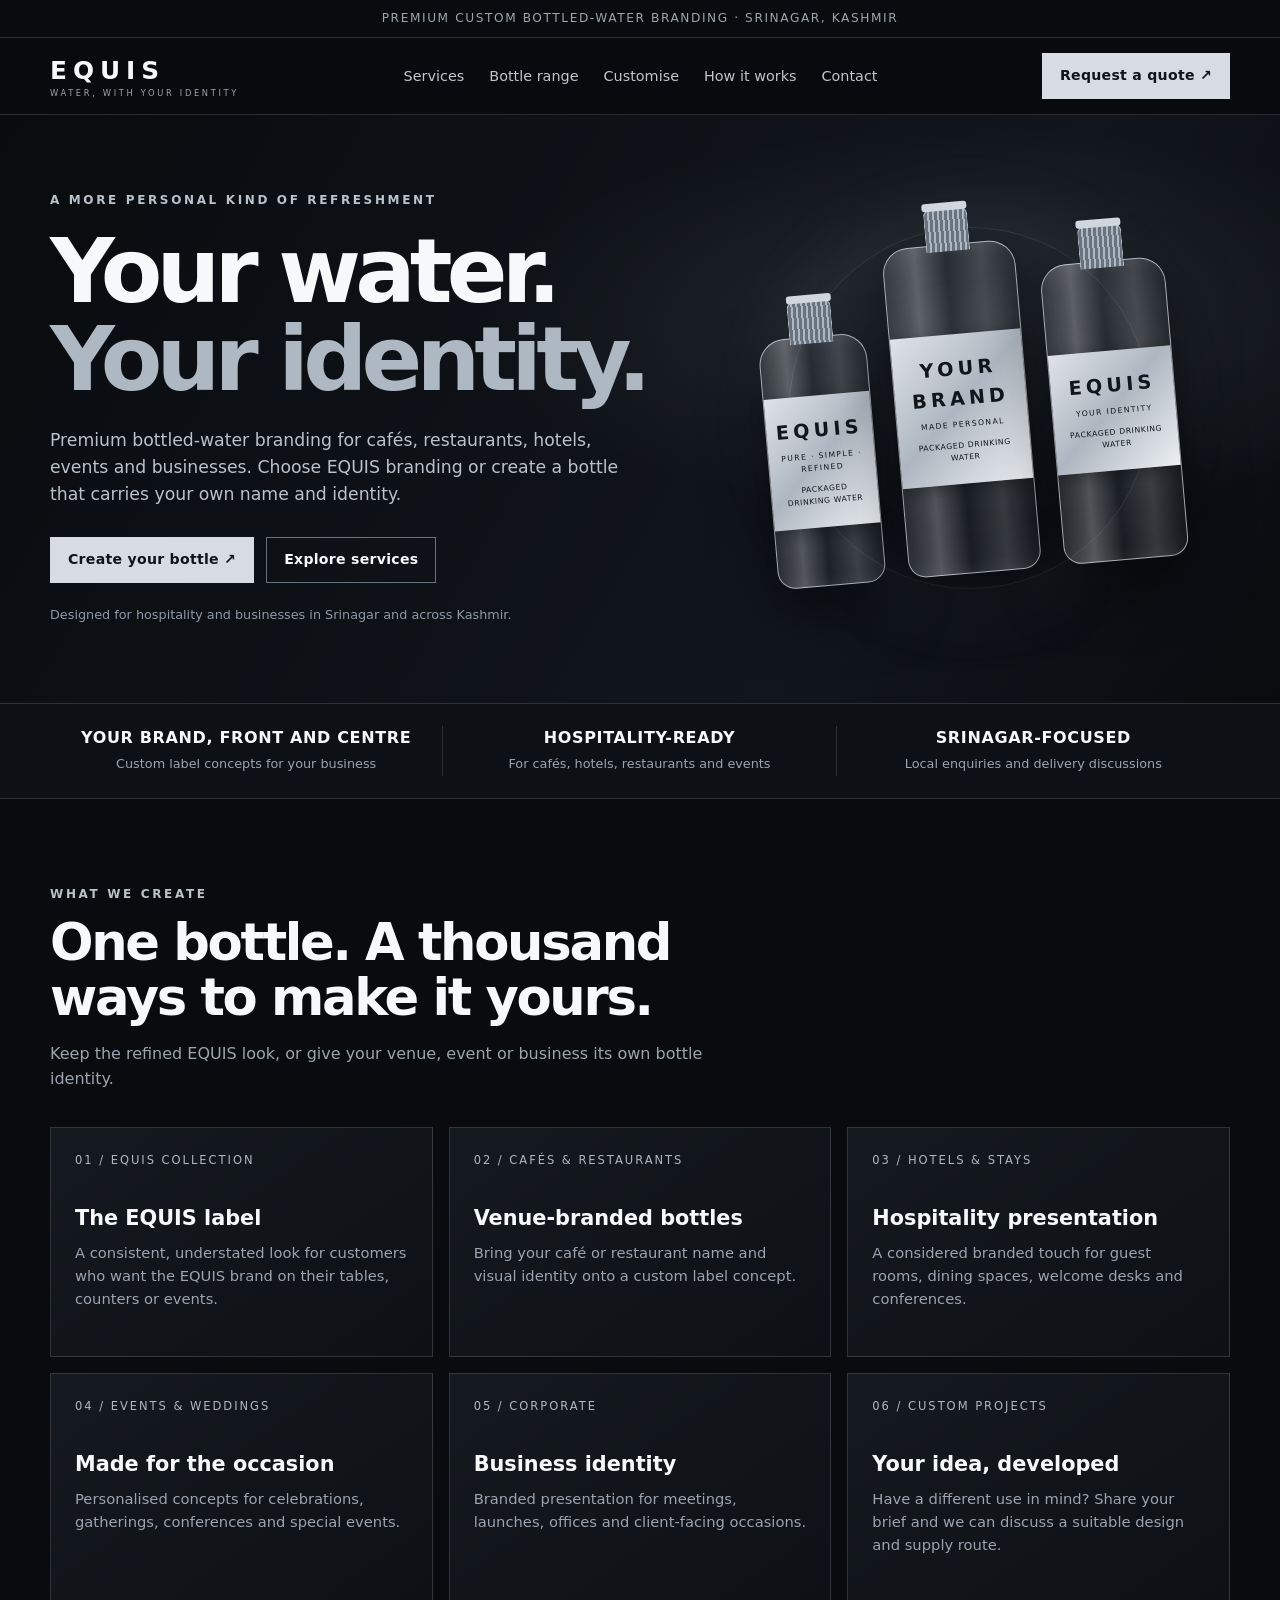
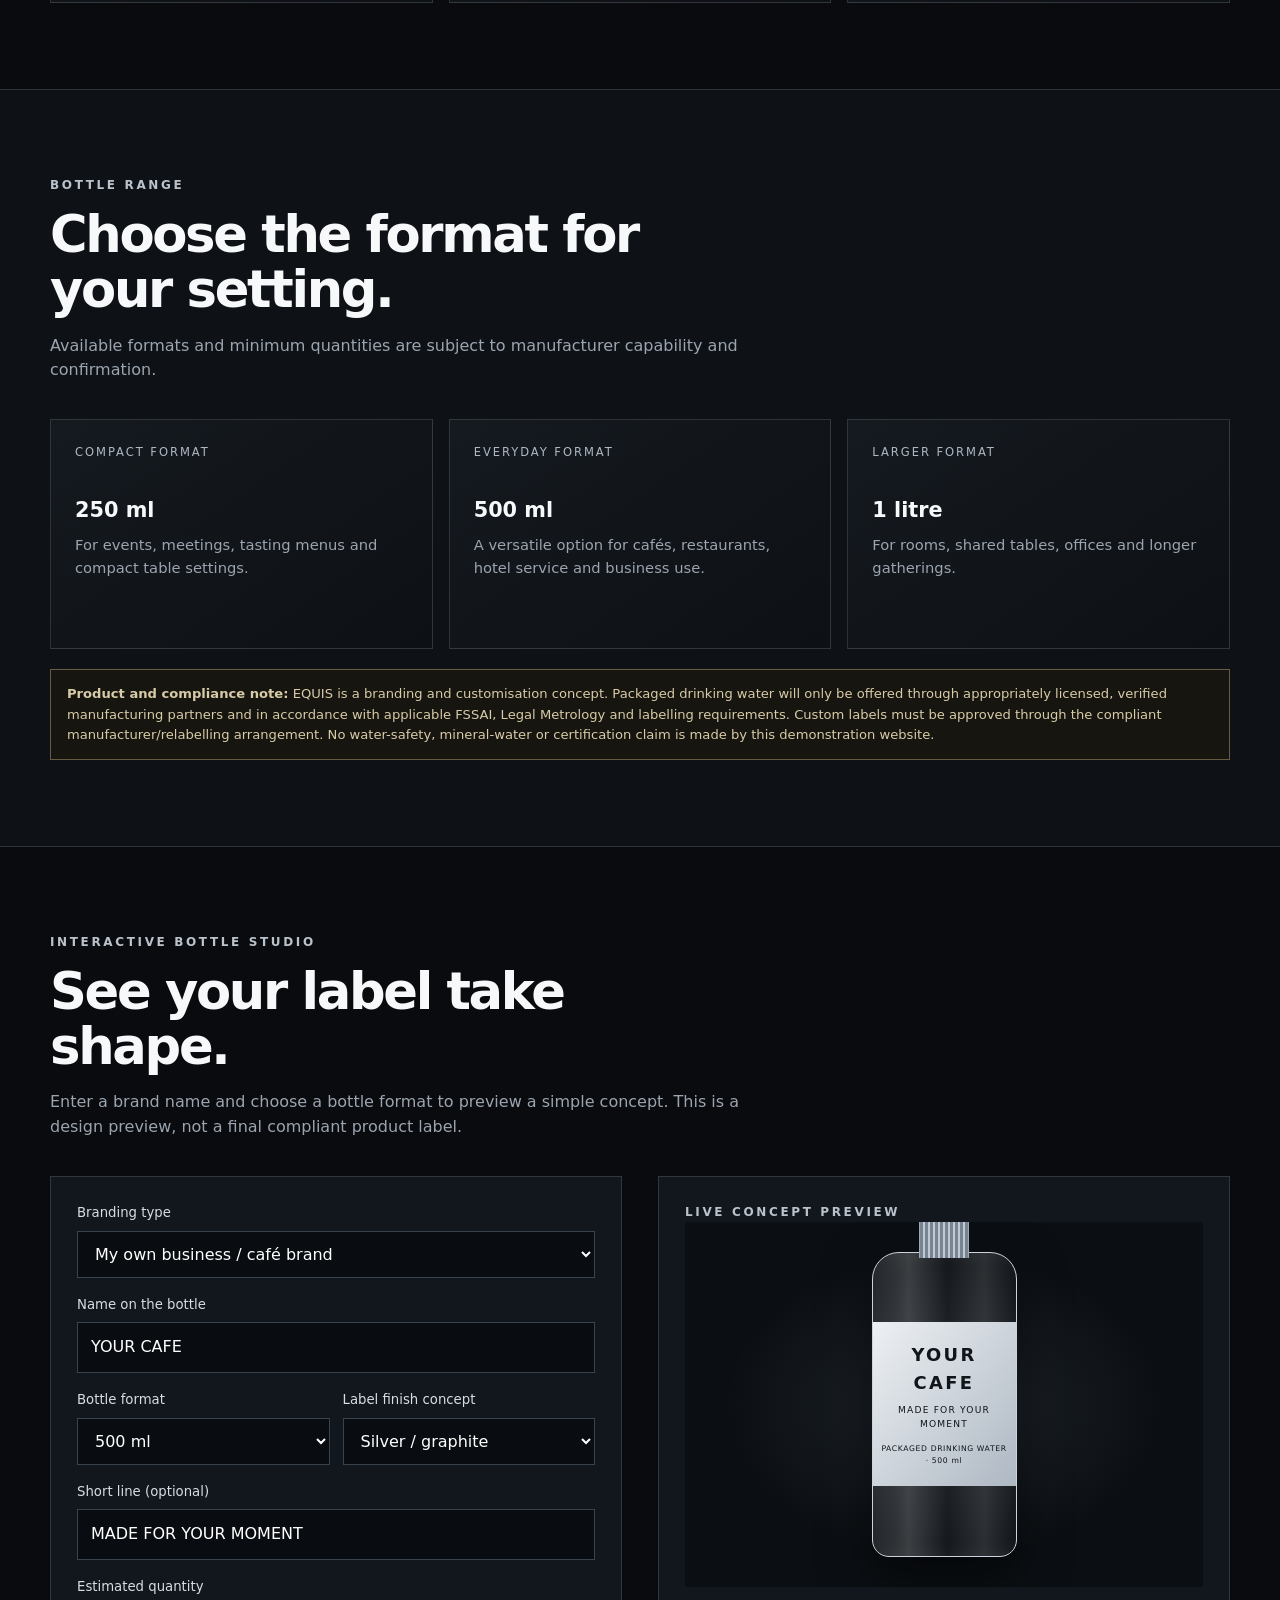
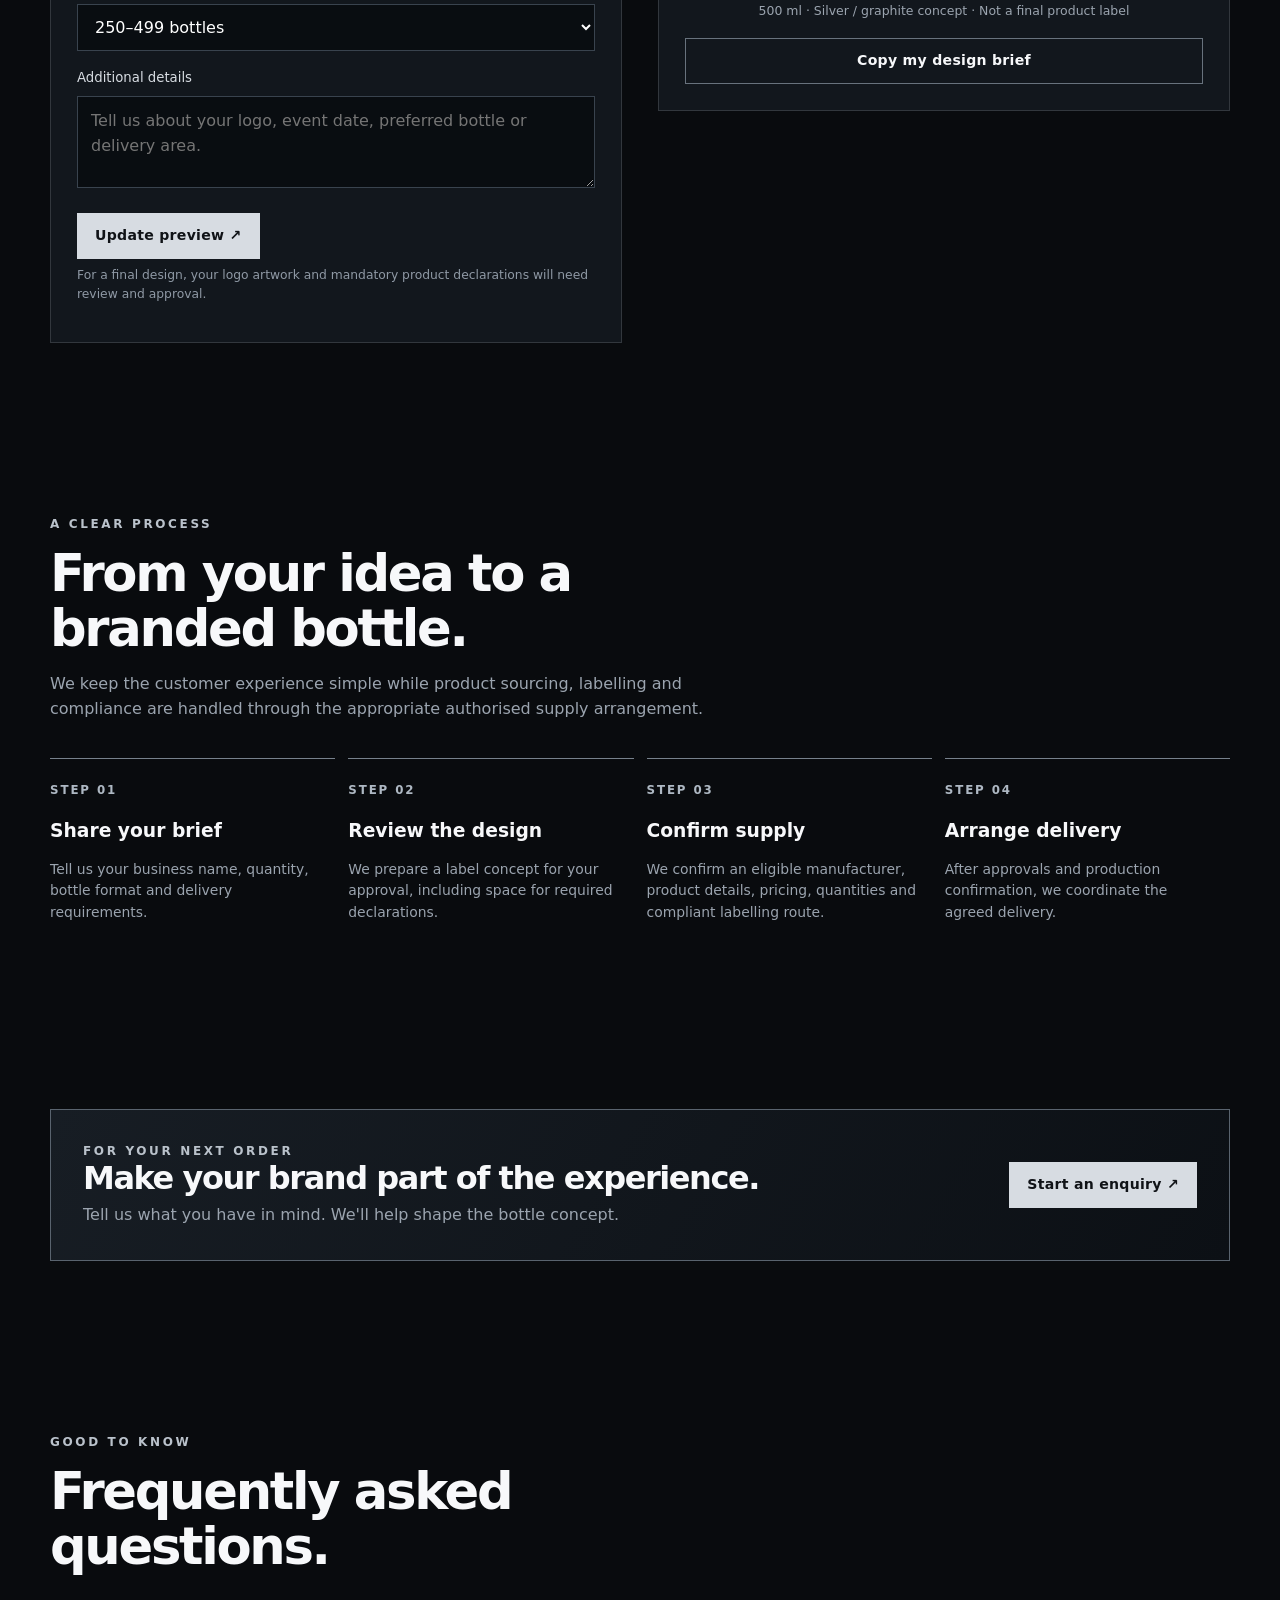
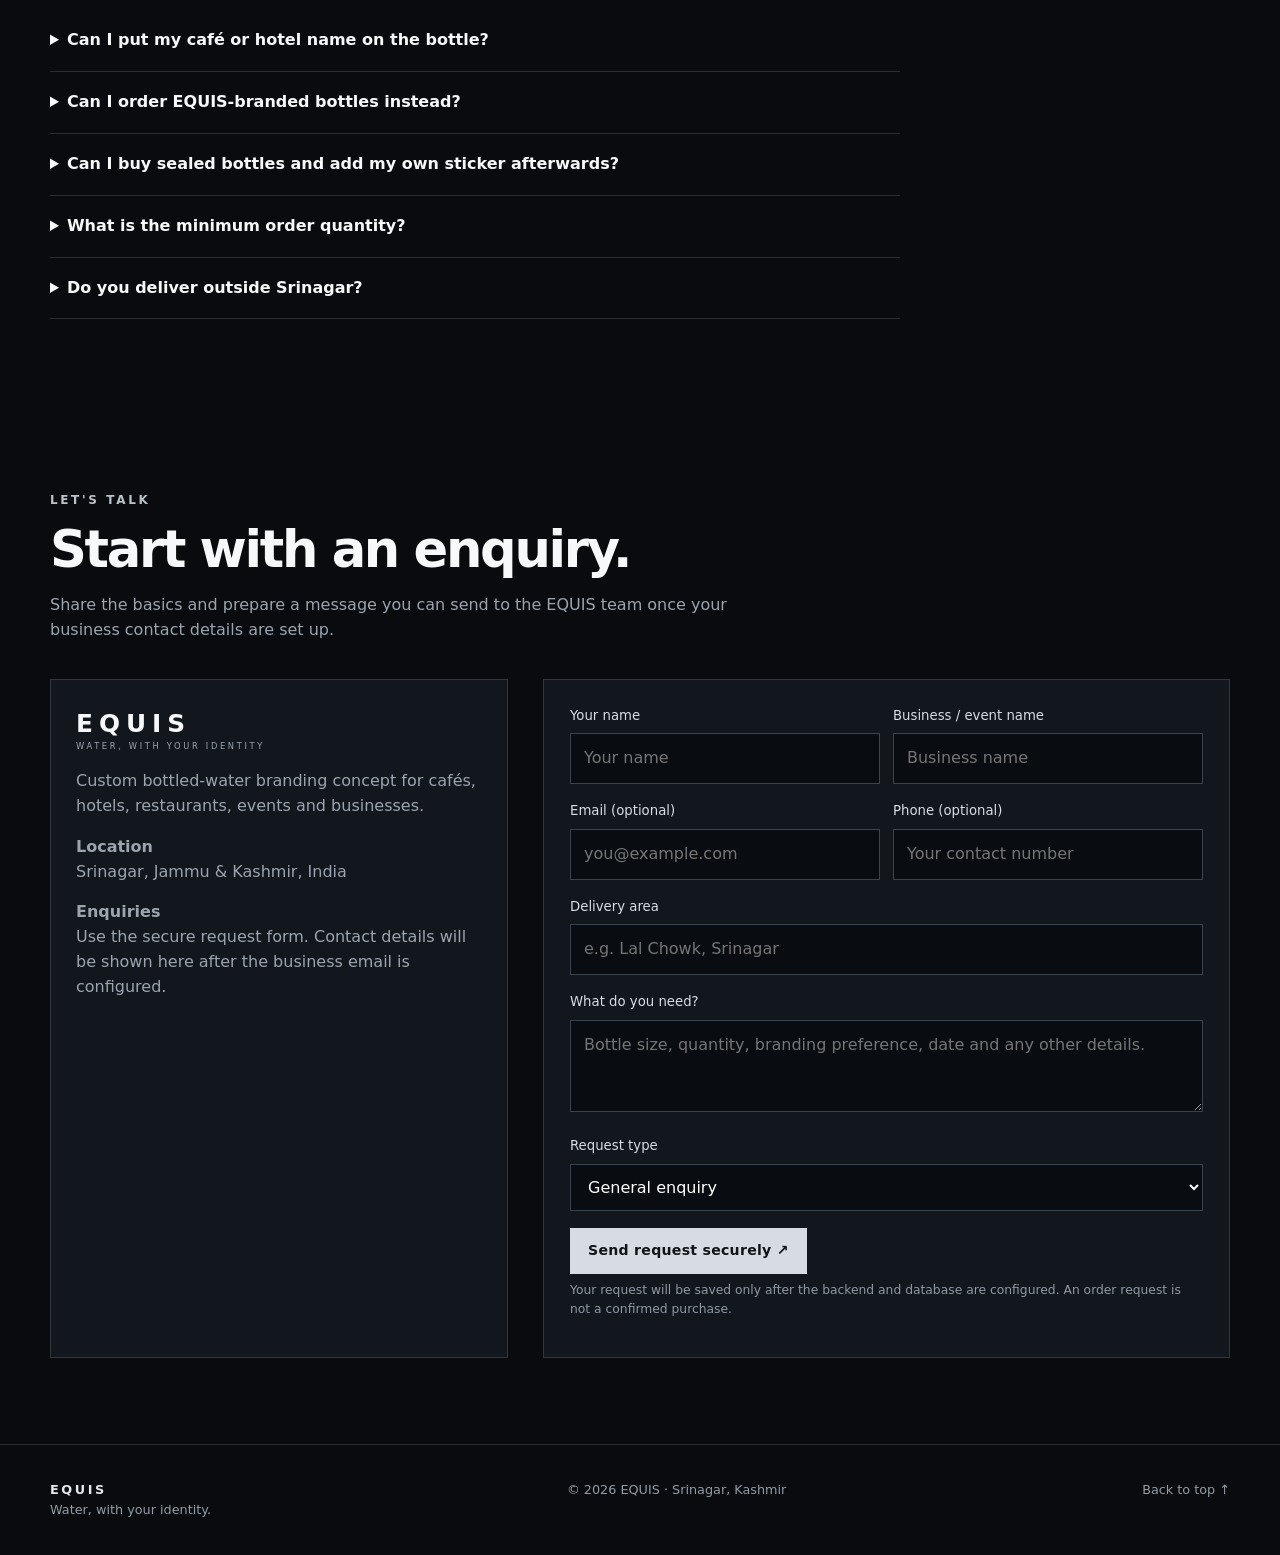
<file: index.html>
<!DOCTYPE html>
<html lang="en">
<head>
<meta charset="UTF-8">
<meta name="viewport" content="width=device-width, initial-scale=1.0">
<meta name="theme-color" content="#090b0e">
<title>EQUIS — Custom Bottled Water | Srinagar</title>
<meta name="description" content="EQUIS creates premium customised bottled-water branding for cafés, hotels, restaurants, events and businesses in Srinagar, Kashmir.">
<style>
:root{--bg:#090b0e;--panel:#11151a;--panel2:#171c22;--silver:#d7dce2;--muted:#9ba4af;--line:rgba(215,220,226,.16);--white:#f7f8fa;--accent:#b9c2cc;--max:1180px}
*{box-sizing:border-box}html{scroll-behavior:smooth}body{margin:0;background:var(--bg);color:var(--white);font-family:Inter,ui-sans-serif,system-ui,-apple-system,BlinkMacSystemFont,"Segoe UI",sans-serif;line-height:1.55}a{color:inherit;text-decoration:none}button,input,select,textarea{font:inherit}.wrap{width:min(var(--max),calc(100% - 40px));margin:auto}.topline{border-bottom:1px solid var(--line);color:var(--muted);font-size:.76rem;letter-spacing:.13em;text-transform:uppercase;text-align:center;padding:9px 12px}.nav{position:sticky;top:0;z-index:20;background:rgba(9,11,14,.9);backdrop-filter:blur(16px);border-bottom:1px solid var(--line)}.navin{height:76px;display:flex;align-items:center;justify-content:space-between;gap:24px}.logo{font-size:1.55rem;letter-spacing:.24em;font-weight:750}.logo span{display:block;font-size:.52rem;letter-spacing:.32em;color:var(--muted);font-weight:500;margin-top:-3px}.navlinks{display:flex;gap:25px;color:#c0c6ce;font-size:.9rem}.navlinks a:hover{color:white}.navcta,.btn{border:1px solid var(--silver);padding:11px 17px;display:inline-flex;align-items:center;justify-content:center;gap:9px;font-weight:650;font-size:.88rem;letter-spacing:.02em;transition:.2s;cursor:pointer}.navcta,.btn.primary{background:var(--silver);color:#101317}.btn:hover,.navcta:hover{transform:translateY(-2px);background:#fff;color:#090b0e}.btn.secondary{background:transparent;color:var(--white);border-color:#68727d}.hero{padding:76px 0 78px;overflow:hidden;background:radial-gradient(ellipse at 76% 35%,rgba(178,190,204,.12),transparent 36%),linear-gradient(120deg,#090b0e,#11161d 68%,#090b0e)}.hero-grid{display:grid;grid-template-columns:1.08fr .92fr;align-items:center;gap:48px}.eyebrow{font-size:.75rem;letter-spacing:.22em;text-transform:uppercase;color:#bac2cb;font-weight:700}.hero h1{font-size:clamp(3.2rem,7vw,6.4rem);line-height:.98;letter-spacing:-.065em;margin:19px 0 23px;font-weight:650}.hero h1 em{font-style:normal;color:#aeb8c3}.hero p{max-width:580px;color:#bac2cb;font-size:1.08rem}.actions{display:flex;gap:12px;flex-wrap:wrap;margin-top:30px}.micro{color:#8f99a5;font-size:.8rem;margin-top:22px}.hero-art{min-height:430px;display:grid;place-items:center;position:relative}.hero-art:before{content:"";position:absolute;width:360px;height:360px;border:1px solid rgba(220,227,235,.13);border-radius:50%;box-shadow:0 0 90px rgba(193,205,218,.1),inset 0 0 70px rgba(193,205,218,.06)}.hero-bottles{display:flex;align-items:end;gap:23px;position:relative;z-index:1;transform:rotate(-5deg)}.bottle{width:125px;height:300px;border:1px solid rgba(240,245,250,.65);border-radius:26px 26px 18px 18px;background:linear-gradient(90deg,rgba(255,255,255,.05),rgba(255,255,255,.28) 24%,rgba(255,255,255,.04) 48%,rgba(255,255,255,.17) 75%,rgba(255,255,255,.03));box-shadow:inset 9px 0 18px rgba(255,255,255,.08),0 25px 60px rgba(0,0,0,.55);position:relative;display:flex;align-items:center;justify-content:center}.bottle:before{content:"";position:absolute;top:-37px;width:42px;height:42px;border:1px solid #b9c3ce;border-bottom:0;border-radius:7px 7px 0 0;background:repeating-linear-gradient(90deg,#69737f 0 3px,#aeb8c3 3px 5px)}.bottle:after{content:"";position:absolute;top:-43px;width:45px;height:8px;border-radius:3px;background:#d1d7de}.bottle.small{height:250px;width:108px}.bottle.tall{height:330px;width:133px}.bottle-label{width:100%;padding:20px 7px;text-align:center;background:linear-gradient(135deg,#dfe3e8,#aeb7c1 48%,#edf0f3);color:#11161b;box-shadow:0 5px 15px #0005}.bottle-label b{display:block;font-size:1.2rem;letter-spacing:.22em}.bottle-label small{display:block;font-size:.48rem;letter-spacing:.18em;margin-top:5px}.bottle-label i{display:block;font-style:normal;font-size:.48rem;letter-spacing:.08em;margin-top:9px}.stats{border-top:1px solid var(--line);border-bottom:1px solid var(--line);background:#0d1116}.statsin{display:grid;grid-template-columns:repeat(3,1fr);padding:22px 0}.stat{text-align:center;border-right:1px solid var(--line)}.stat:last-child{border:0}.stat b{display:block;font-size:1rem;letter-spacing:.04em}.stat span{color:var(--muted);font-size:.8rem}.section{padding:86px 0}.section-head{max-width:690px;margin-bottom:36px}.section h2{font-size:clamp(2rem,4vw,3.2rem);letter-spacing:-.045em;line-height:1.08;margin:12px 0}.section-head p{color:var(--muted)}.cards{display:grid;grid-template-columns:repeat(3,1fr);gap:16px}.card{border:1px solid var(--line);background:linear-gradient(145deg,#151a20,#0d1014);padding:24px;min-height:230px}.card .num{font-size:.72rem;color:#aeb8c3;letter-spacing:.17em}.card h3{font-size:1.3rem;margin:32px 0 8px}.card p{color:var(--muted);font-size:.92rem;margin:0}.custom{background:#0e1217;border-top:1px solid var(--line);border-bottom:1px solid var(--line)}.custom-grid{display:grid;grid-template-columns:1fr 1fr;gap:36px;align-items:start}.formpanel,.previewpanel{border:1px solid var(--line);background:#12171d;padding:26px}.field{margin:0 0 17px}.field label{display:block;font-size:.83rem;color:#d8dde3;margin-bottom:7px}.field input,.field select,.field textarea{width:100%;padding:12px 13px;color:white;background:#090d11;border:1px solid #39434e;border-radius:0;outline:none}.field input:focus,.field select:focus,.field textarea:focus{border-color:#d5dce4}.field textarea{min-height:92px;resize:vertical}.two{display:grid;grid-template-columns:1fr 1fr;gap:13px}.hint{font-size:.77rem;color:#8f99a5;margin-top:7px}.previewstage{min-height:365px;display:grid;place-items:center;background:radial-gradient(ellipse,rgba(180,194,208,.12),transparent 60%),#0b0f13;overflow:hidden}.preview-bottle{width:145px;height:305px;border:1px solid #cbd3dc;border-radius:27px 27px 17px 17px;background:linear-gradient(90deg,#ffffff0b,#ffffff30 25%,#ffffff08 52%,#ffffff20 78%,#ffffff05);position:relative;display:flex;align-items:center;justify-content:center;box-shadow:inset 10px 0 20px #fff1,0 20px 50px #0008}.preview-bottle:before{content:"";position:absolute;top:-38px;width:48px;height:42px;border:1px solid #9ba8b6;border-bottom:0;border-radius:7px 7px 0 0;background:repeating-linear-gradient(90deg,#788491 0 3px,#c0c8d1 3px 5px)}.preview-bottle:after{content:"";position:absolute;top:-44px;width:51px;height:8px;background:#d5dbe2;border-radius:3px}.preview-label{width:100%;padding:19px 8px;background:linear-gradient(130deg,#edf0f3,#aeb8c3);color:#10151a;text-align:center;overflow-wrap:anywhere}.preview-label strong{display:block;font-size:1.12rem;letter-spacing:.13em}.preview-label span{display:block;font-size:.57rem;letter-spacing:.13em;margin-top:6px}.preview-label small{display:block;font-size:.48rem;margin-top:12px;letter-spacing:.08em}.preview-note{font-size:.78rem;color:var(--muted);text-align:center;margin:14px 0 0}.steps{display:grid;grid-template-columns:repeat(4,1fr);gap:13px}.step{border-top:1px solid #77818c;padding:18px 12px 0 0}.step b{font-size:.74rem;color:#aeb8c3;letter-spacing:.16em}.step h3{margin:14px 0 7px}.step p{font-size:.87rem;color:var(--muted)}.callout{padding:32px;border:1px solid #59636e;background:linear-gradient(120deg,#171d24,#0c1015);display:flex;justify-content:space-between;align-items:center;gap:25px}.callout h2{font-size:2rem;margin:0 0 8px}.callout p{color:var(--muted);margin:0}.faq{max-width:850px}.faq details{border-bottom:1px solid var(--line);padding:18px 0}.faq summary{cursor:pointer;font-weight:650}.faq details p{color:var(--muted);max-width:760px}.contact-grid{display:grid;grid-template-columns:.8fr 1.2fr;gap:35px}.contact-box{padding:25px;background:#12171d;border:1px solid var(--line)}.contact-box p{color:var(--muted)}.footer{padding:35px 0;border-top:1px solid var(--line);color:#929ca7;font-size:.8rem}.footerin{display:flex;justify-content:space-between;gap:20px;flex-wrap:wrap}.legalnote{border:1px solid #665c42;background:#17150f;color:#d7cba8;padding:14px 16px;font-size:.82rem;margin-top:20px}.toast{position:fixed;bottom:22px;left:50%;transform:translate(-50%,20px);opacity:0;pointer-events:none;background:#e1e6eb;color:#101419;padding:12px 18px;font-weight:650;z-index:40;transition:.25s}.toast.show{opacity:1;transform:translate(-50%,0)}
@media(max-width:850px){.navlinks{display:none}.hero-grid,.custom-grid,.contact-grid{grid-template-columns:1fr}.hero{padding-top:55px}.hero-art{min-height:370px}.cards{grid-template-columns:repeat(2,1fr)}.steps{grid-template-columns:repeat(2,1fr)}}
@media(max-width:560px){.wrap{width:min(100% - 28px,var(--max))}.navin{height:66px}.navcta{padding:9px 11px;font-size:.78rem}.hero h1{font-size:3.4rem}.hero-art{min-height:315px;transform:scale(.86);margin:-15px 0}.statsin{grid-template-columns:1fr;gap:13px}.stat{border:0;border-bottom:1px solid var(--line);padding-bottom:12px}.stat:last-child{border:0;padding:0}.section{padding:62px 0}.cards{grid-template-columns:1fr}.steps{grid-template-columns:1fr 1fr}.formpanel,.previewpanel{padding:18px}.two{grid-template-columns:1fr}.callout{align-items:flex-start;flex-direction:column;padding:24px}.callout h2{font-size:1.65rem}}
</style>
</head>
<body>
<div class="topline">Premium custom bottled-water branding · Srinagar, Kashmir</div>
<header class="nav"><div class="wrap navin">
  <a class="logo" href="#home">EQUIS<span>WATER, WITH YOUR IDENTITY</span></a>
  <nav class="navlinks"><a href="#services">Services</a><a href="#collection">Bottle range</a><a href="#customise">Customise</a><a href="#process">How it works</a><a href="#contact">Contact</a></nav>
  <a class="navcta" href="#customise">Request a quote ↗</a>
</div></header>
<main>
<section class="hero" id="home"><div class="wrap hero-grid">
  <div><div class="eyebrow">A more personal kind of refreshment</div>
    <h1>Your water.<br><em>Your identity.</em></h1>
    <p>Premium bottled-water branding for cafés, restaurants, hotels, events and businesses. Choose EQUIS branding or create a bottle that carries your own name and identity.</p>
    <div class="actions"><a class="btn primary" href="#customise">Create your bottle ↗</a><a class="btn secondary" href="#services">Explore services</a></div>
    <div class="micro">Designed for hospitality and businesses in Srinagar and across Kashmir.</div>
  </div>
  <div class="hero-art" aria-label="Illustration of premium customised water bottles">
    <div class="hero-bottles">
      <div class="bottle small"><div class="bottle-label"><b>EQUIS</b><small>PURE · SIMPLE · REFINED</small><i>PACKAGED DRINKING WATER</i></div></div>
      <div class="bottle tall"><div class="bottle-label"><b>YOUR<br>BRAND</b><small>MADE PERSONAL</small><i>PACKAGED DRINKING WATER</i></div></div>
      <div class="bottle"><div class="bottle-label"><b>EQUIS</b><small>YOUR IDENTITY</small><i>PACKAGED DRINKING WATER</i></div></div>
    </div>
  </div>
</div></section>
<div class="stats"><div class="wrap statsin">
  <div class="stat"><b>YOUR BRAND, FRONT AND CENTRE</b><span>Custom label concepts for your business</span></div>
  <div class="stat"><b>HOSPITALITY-READY</b><span>For cafés, hotels, restaurants and events</span></div>
  <div class="stat"><b>SRINAGAR-FOCUSED</b><span>Local enquiries and delivery discussions</span></div>
</div></div>

<section class="section" id="services"><div class="wrap">
  <div class="section-head"><div class="eyebrow">What we create</div><h2>One bottle. A thousand ways to make it yours.</h2><p>Keep the refined EQUIS look, or give your venue, event or business its own bottle identity.</p></div>
  <div class="cards">
    <article class="card"><div class="num">01 / EQUIS COLLECTION</div><h3>The EQUIS label</h3><p>A consistent, understated look for customers who want the EQUIS brand on their tables, counters or events.</p></article>
    <article class="card"><div class="num">02 / CAFÉS & RESTAURANTS</div><h3>Venue-branded bottles</h3><p>Bring your café or restaurant name and visual identity onto a custom label concept.</p></article>
    <article class="card"><div class="num">03 / HOTELS & STAYS</div><h3>Hospitality presentation</h3><p>A considered branded touch for guest rooms, dining spaces, welcome desks and conferences.</p></article>
    <article class="card"><div class="num">04 / EVENTS & WEDDINGS</div><h3>Made for the occasion</h3><p>Personalised concepts for celebrations, gatherings, conferences and special events.</p></article>
    <article class="card"><div class="num">05 / CORPORATE</div><h3>Business identity</h3><p>Branded presentation for meetings, launches, offices and client-facing occasions.</p></article>
    <article class="card"><div class="num">06 / CUSTOM PROJECTS</div><h3>Your idea, developed</h3><p>Have a different use in mind? Share your brief and we can discuss a suitable design and supply route.</p></article>
  </div>
</div></section>

<section class="section custom" id="collection"><div class="wrap">
  <div class="section-head"><div class="eyebrow">Bottle range</div><h2>Choose the format for your setting.</h2><p>Available formats and minimum quantities are subject to manufacturer capability and confirmation.</p></div>
  <div class="cards">
    <article class="card"><div class="num">COMPACT FORMAT</div><h3>250 ml</h3><p>For events, meetings, tasting menus and compact table settings.</p></article>
    <article class="card"><div class="num">EVERYDAY FORMAT</div><h3>500 ml</h3><p>A versatile option for cafés, restaurants, hotel service and business use.</p></article>
    <article class="card"><div class="num">LARGER FORMAT</div><h3>1 litre</h3><p>For rooms, shared tables, offices and longer gatherings.</p></article>
  </div>
  <div class="legalnote"><strong>Product and compliance note:</strong> EQUIS is a branding and customisation concept. Packaged drinking water will only be offered through appropriately licensed, verified manufacturing partners and in accordance with applicable FSSAI, Legal Metrology and labelling requirements. Custom labels must be approved through the compliant manufacturer/relabelling arrangement. No water-safety, mineral-water or certification claim is made by this demonstration website.</div>
</div></section>

<section class="section" id="customise"><div class="wrap">
  <div class="section-head"><div class="eyebrow">Interactive bottle studio</div><h2>See your label take shape.</h2><p>Enter a brand name and choose a bottle format to preview a simple concept. This is a design preview, not a final compliant product label.</p></div>
  <div class="custom-grid">
    <div class="formpanel">
      <div class="field"><label for="brandMode">Branding type</label><select id="brandMode"><option value="custom">My own business / café brand</option><option value="equis">EQUIS branding</option></select></div>
      <div class="field"><label for="brandName">Name on the bottle</label><input id="brandName" maxlength="24" value="YOUR CAFE" placeholder="e.g. YOUR CAFE"></div>
      <div class="two">
        <div class="field"><label for="bottleSize">Bottle format</label><select id="bottleSize"><option>250 ml</option><option selected>500 ml</option><option>1 litre</option></select></div>
        <div class="field"><label for="labelTone">Label finish concept</label><select id="labelTone"><option value="silver">Silver / graphite</option><option value="white">White / silver</option><option value="dark">Black / silver</option></select></div>
      </div>
      <div class="field"><label for="tagline">Short line (optional)</label><input id="tagline" maxlength="36" value="MADE FOR YOUR MOMENT" placeholder="e.g. A little refreshment"></div>
      <div class="field"><label for="quantity">Estimated quantity</label><select id="quantity"><option>100–249 bottles</option><option selected>250–499 bottles</option><option>500–999 bottles</option><option>1,000–2,499 bottles</option><option>2,500+ bottles</option><option>Not sure yet</option></select></div>
      <div class="field"><label for="notes">Additional details</label><textarea id="notes" placeholder="Tell us about your logo, event date, preferred bottle or delivery area."></textarea></div>
      <button class="btn primary" type="button" id="makePreview">Update preview ↗</button>
      <p class="hint">For a final design, your logo artwork and mandatory product declarations will need review and approval.</p>
    </div>
    <div class="previewpanel">
      <div class="eyebrow">Live concept preview</div>
      <div class="previewstage"><div class="preview-bottle" id="previewBottle"><div class="preview-label" id="previewLabel"><strong id="previewName">YOUR CAFE</strong><span id="previewTag">MADE FOR YOUR MOMENT</span><small>PACKAGED DRINKING WATER · 500 ml</small></div></div></div>
      <p class="preview-note" id="previewCaption">500 ml · Silver / graphite concept · Not a final product label</p>
      <button class="btn secondary" type="button" id="copyBrief" style="width:100%;margin-top:18px">Copy my design brief</button>
    </div>
  </div>
</div></section>

<section class="section" id="process"><div class="wrap">
  <div class="section-head"><div class="eyebrow">A clear process</div><h2>From your idea to a branded bottle.</h2><p>We keep the customer experience simple while product sourcing, labelling and compliance are handled through the appropriate authorised supply arrangement.</p></div>
  <div class="steps">
    <div class="step"><b>STEP 01</b><h3>Share your brief</h3><p>Tell us your business name, quantity, bottle format and delivery requirements.</p></div>
    <div class="step"><b>STEP 02</b><h3>Review the design</h3><p>We prepare a label concept for your approval, including space for required declarations.</p></div>
    <div class="step"><b>STEP 03</b><h3>Confirm supply</h3><p>We confirm an eligible manufacturer, product details, pricing, quantities and compliant labelling route.</p></div>
    <div class="step"><b>STEP 04</b><h3>Arrange delivery</h3><p>After approvals and production confirmation, we coordinate the agreed delivery.</p></div>
  </div>
</div></section>

<section class="section"><div class="wrap"><div class="callout"><div><div class="eyebrow">For your next order</div><h2>Make your brand part of the experience.</h2><p>Tell us what you have in mind. We'll help shape the bottle concept.</p></div><a class="btn primary" href="#contact">Start an enquiry ↗</a></div></div></section>

<section class="section" id="faq"><div class="wrap">
  <div class="section-head"><div class="eyebrow">Good to know</div><h2>Frequently asked questions.</h2></div>
  <div class="faq">
    <details><summary>Can I put my café or hotel name on the bottle?</summary><p>That is the core custom-branding concept. The final label must be produced and applied through an arrangement that meets applicable food-safety and labelling rules, with the required manufacturer and brand-owner declarations retained.</p></details>
    <details><summary>Can I order EQUIS-branded bottles instead?</summary><p>Yes, the concept supports both EQUIS-branded designs and customer-specific branding. Actual supply is subject to manufacturer approval and compliance checks.</p></details>
    <details><summary>Can I buy sealed bottles and add my own sticker afterwards?</summary><p>Do not assume this is permitted. Adding a label can make you a relabeller or otherwise affect mandatory declarations. Get written guidance from the relevant Food Safety authority and the licensed manufacturer before doing this.</p></details>
    <details><summary>What is the minimum order quantity?</summary><p>Minimum quantities depend on the manufacturing partner, bottle format, label method and production run. Submit an enquiry to discuss a quote; no minimum is promised on this demo site.</p></details>
    <details><summary>Do you deliver outside Srinagar?</summary><p>Delivery areas, lead times and transport costs will need to be confirmed for each order. You can mention your location in the enquiry.</p></details>
  </div>
</div></section>

<section class="section" id="contact"><div class="wrap">
  <div class="section-head"><div class="eyebrow">Let's talk</div><h2>Start with an enquiry.</h2><p>Share the basics and prepare a message you can send to the EQUIS team once your business contact details are set up.</p></div>
  <div class="contact-grid">
    <div class="contact-box"><div class="logo">EQUIS<span>WATER, WITH YOUR IDENTITY</span></div><p>Custom bottled-water branding concept for cafés, hotels, restaurants, events and businesses.</p><p><strong>Location</strong><br>Srinagar, Jammu & Kashmir, India</p><p><strong>Enquiries</strong><br>Use the secure request form. Contact details will be shown here after the business email is configured.</p></div>
    <div class="formpanel">
      <form id="enquiryForm">
        <div class="two"><div class="field"><label for="customer">Your name</label><input id="customer" required placeholder="Your name"></div><div class="field"><label for="business">Business / event name</label><input id="business" required placeholder="Business name"></div></div>
        <div class="two"><div class="field"><label for="email">Email (optional)</label><input id="email" type="email" placeholder="you@example.com"></div><div class="field"><label for="phone">Phone (optional)</label><input id="phone" type="tel" placeholder="Your contact number"></div></div>
        <div class="field"><label for="area">Delivery area</label><input id="area" placeholder="e.g. Lal Chowk, Srinagar"></div>
        <div class="field"><label for="request">What do you need?</label><textarea id="request" placeholder="Bottle size, quantity, branding preference, date and any other details."></textarea></div>
        <div class="field"><label for="submissionType">Request type</label><select id="submissionType"><option value="enquiry">General enquiry</option><option value="order_request">Order request (subject to confirmation)</option></select></div>
        <button class="btn primary" type="submit">Send request securely ↗</button>
        <p class="hint" id="formStatus">Your request will be saved only after the backend and database are configured. An order request is not a confirmed purchase.</p>
      </form>
    </div>
  </div>
</div></section>
</main>
<footer class="footer"><div class="wrap footerin"><div><strong style="color:#e4e8ed;letter-spacing:.2em">EQUIS</strong><br>Water, with your identity.</div><div>© <span id="year"></span> EQUIS · Srinagar, Kashmir</div><div><a href="#home">Back to top ↑</a></div></div></footer>
<div class="toast" id="toast" role="status" aria-live="polite">Copied to clipboard</div>
<script>
const $=id=>document.getElementById(id);
const toast=msg=>{const t=$('toast');t.textContent=msg;t.classList.add('show');setTimeout(()=>t.classList.remove('show'),2300)};
function updatePreview(){
 const mode=$('brandMode').value, name=mode==='equis'?'EQUIS':($('brandName').value.trim()||'YOUR BRAND');
 const size=$('bottleSize').value, tone=$('labelTone').value, tag=$('tagline').value.trim();
 $('previewName').textContent=name.toUpperCase();$('previewTag').textContent=tag.toUpperCase();
 $('previewLabel').style.background=tone==='dark'?'linear-gradient(130deg,#343b44,#11161c)':'';
 $('previewLabel').style.color=tone==='dark'?'#edf1f5':'#10151a';
 if(tone==='white')$('previewLabel').style.background='linear-gradient(130deg,#fff,#dce2e8)';
 if(tone==='silver')$('previewLabel').style.background='linear-gradient(130deg,#edf0f3,#aeb8c3)';
 $('previewLabel').querySelector('small').textContent='PACKAGED DRINKING WATER · '+size;
 $('previewCaption').textContent=size+' · '+$('labelTone').selectedOptions[0].text+' concept · Not a final product label';
}
$('makePreview').addEventListener('click',()=>{updatePreview();toast('Bottle preview updated')});
$('brandMode').addEventListener('change',()=>{if($('brandMode').value==='equis')$('brandName').value='EQUIS';else if($('brandName').value==='EQUIS')$('brandName').value='YOUR CAFE';updatePreview()});
['brandName','bottleSize','labelTone','tagline'].forEach(id=>$(id).addEventListener('input',updatePreview));
function briefText(){
 return 'EQUIS CUSTOM BOTTLE DESIGN BRIEF\nBranding: '+($('brandMode').value==='equis'?'EQUIS':'Customer brand')+'\nName: '+$('previewName').textContent+'\nBottle: '+$('bottleSize').value+'\nLabel concept: '+$('labelTone').selectedOptions[0].text+'\nTagline: '+$('tagline').value+'\nEstimated quantity: '+$('quantity').value+'\nDetails: '+$('notes').value+'\n\nPlease confirm manufacturer availability, compliant labelling and quotation.';
}
async function copyText(text){try{await navigator.clipboard.writeText(text);toast('Copied to clipboard')}catch(e){const ta=document.createElement('textarea');ta.value=text;document.body.appendChild(ta);ta.select();document.execCommand('copy');ta.remove();toast('Copied to clipboard')}}
$('copyBrief').addEventListener('click',()=>copyText(briefText()));
$('enquiryForm').addEventListener('submit',async e=>{e.preventDefault();const button=$('enquiryForm').querySelector('button[type=submit]');const status=$('formStatus');button.disabled=true;button.textContent='Sending…';status.textContent='Submitting your request securely…';try{const response=await fetch('/api/orders',{method:'POST',headers:{'Content-Type':'application/json'},body:JSON.stringify({request_type:$('submissionType').value,customer_name:$('customer').value,business_name:$('business').value,email:$('email').value,phone:$('phone').value,delivery_area:$('area').value,request_details:$('request').value,branding:$('brandMode').value,brand_name:$('brandName').value,bottle_size:$('bottleSize').value,label_style:$('labelTone').value,tagline:$('tagline').value,estimated_quantity:$('quantity').value,design_notes:$('notes').value})});const result=await response.json();if(!response.ok)throw new Error(result.error||'Request could not be saved');status.textContent='Thank you. Your request reference is '+result.id+'. This is a request only; EQUIS must confirm availability, price and order details.';$('enquiryForm').reset();}catch(err){status.textContent=err.message==='Backend is not configured yet'?'The website is online, but order saving is not configured yet. Please try again later.':err.message; }finally{button.disabled=false;button.textContent='Send request securely ↗';}});
$('year').textContent=new Date().getFullYear();updatePreview();
</script>
</body></html>
</file>
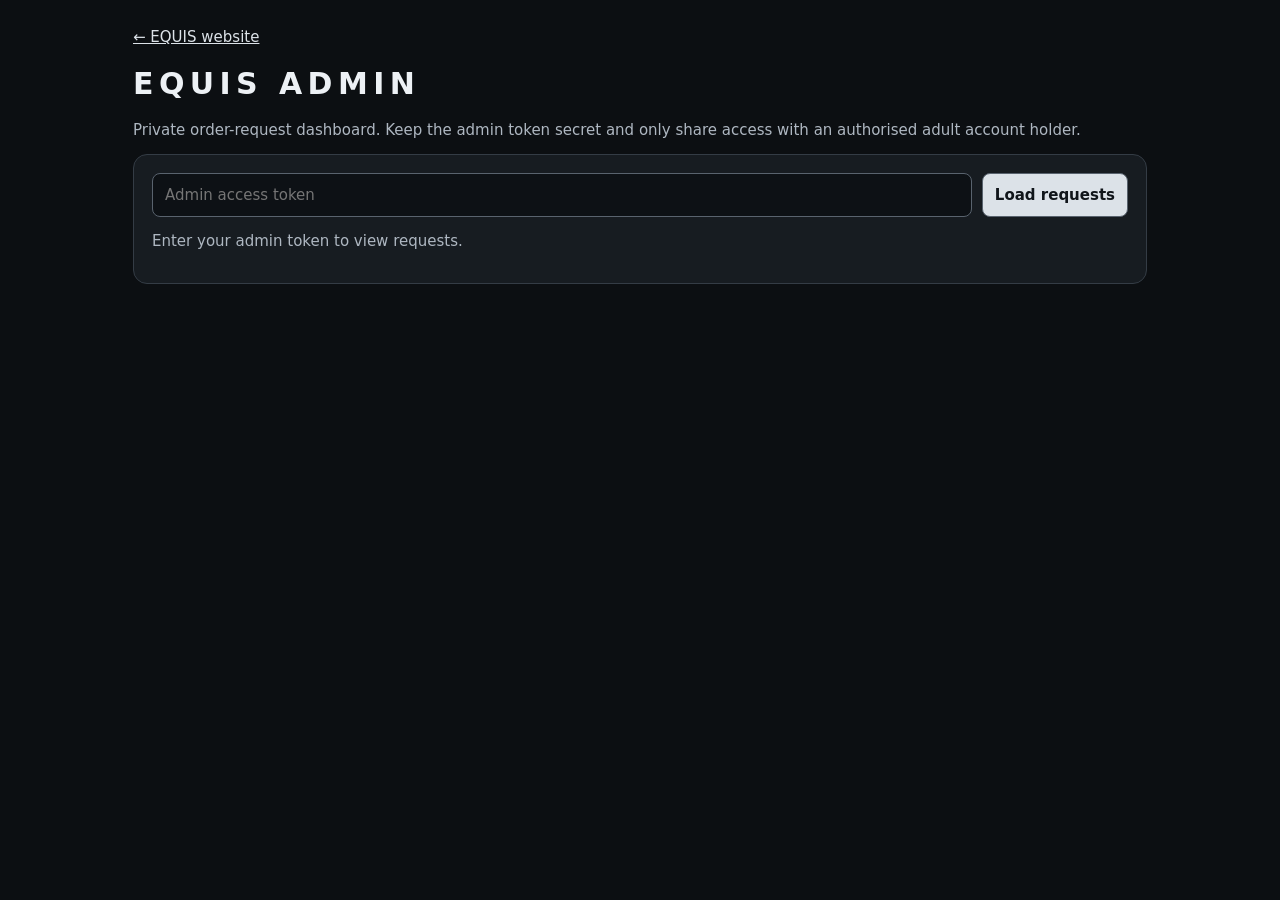
<file: admin.html>
<!doctype html><html lang="en"><head><meta charset="utf-8"><meta name="viewport" content="width=device-width,initial-scale=1"><title>EQUIS · Admin</title><style>
*{box-sizing:border-box}body{margin:0;background:#0c0f12;color:#edf1f5;font:15px system-ui, sans-serif}.wrap{max-width:1050px;margin:auto;padding:28px 18px}h1{letter-spacing:.18em}p,.muted{color:#aeb7c1}.panel,.order{background:#171c21;border:1px solid #343c45;border-radius:14px;padding:18px;margin:14px 0}input,button,select{font:inherit;padding:12px;border-radius:8px;border:1px solid #59636e;background:#0d1115;color:#fff}button{cursor:pointer;background:#dce2e8;color:#10151a;font-weight:700}button:disabled{opacity:.5} .row{display:flex;gap:10px;flex-wrap:wrap}.row input{flex:1;min-width:200px}.order h3{margin:0 0 8px}.meta{color:#aeb7c1;font-size:13px;line-height:1.7}.status{display:flex;gap:8px;align-items:center;flex-wrap:wrap;margin-top:12px}.error{color:#ffb2a8}.good{color:#9be0b0}a{color:#dce2e8}
</style></head><body><main class="wrap"><a href="/">← EQUIS website</a><h1>EQUIS ADMIN</h1><p>Private order-request dashboard. Keep the admin token secret and only share access with an authorised adult account holder.</p><section class="panel"><div class="row"><input id="token" type="password" autocomplete="off" placeholder="Admin access token"><button id="load">Load requests</button></div><p id="message" class="muted">Enter your admin token to view requests.</p></section><section id="orders"></section></main><script>
const $=id=>document.getElementById(id);let token='';
async function request(path,method='GET',body){const r=await fetch(path,{method,headers:{'Content-Type':'application/json','x-admin-token':token},body:body?JSON.stringify(body):undefined});const data=await r.json();if(!r.ok)throw Error(data.error||'Request failed');return data}
function esc(s){return String(s??'').replace(/[&<>"']/g,c=>({'&':'&amp;','<':'&lt;','>':'&gt;','"':'&quot;',"'":'&#39;'}[c]))}
async function load(){token=$('token').value.trim();if(!token){$('message').textContent='Enter your admin token.';return}$('message').textContent='Loading…';$('orders').innerHTML='';try{const rows=await request('/api/orders');$('message').textContent=rows.length+' request(s)';$('orders').innerHTML=rows.map(o=>`<article class="order"><h3>${esc(o.customer_name)} · ${esc(o.request_type==='order_request'?'Order request':'Enquiry')}</h3><div class="meta">${esc(o.created_at)}<br>Business: ${esc(o.business_name)} · Email: ${esc(o.email)} · Phone: ${esc(o.phone)}<br>Delivery: ${esc(o.delivery_area)} · Bottle: ${esc(o.bottle_size)} · Quantity: ${esc(o.estimated_quantity)}<br>Details: ${esc(o.request_details)}</div><div class="status"><label>Status <select data-id="${esc(o.id)}"><option ${o.status==='new'?'selected':''}>new</option><option ${o.status==='reviewing'?'selected':''}>reviewing</option><option ${o.status==='approved'?'selected':''}>approved</option><option ${o.status==='rejected'?'selected':''}>rejected</option><option ${o.status==='completed'?'selected':''}>completed</option></select></label><button data-save="${esc(o.id)}">Save status</button></div></article>`).join('')||'<p class="muted">No requests yet.</p>';document.querySelectorAll('[data-save]').forEach(b=>b.addEventListener('click',async()=>{const id=b.dataset.save;const status=document.querySelector(`select[data-id="${CSS.escape(id)}"]`).value;b.disabled=true;try{await request('/api/orders','PATCH',{id,status});$('message').textContent='Status updated.'}catch(e){$('message').textContent=e.message}finally{b.disabled=false}}))}catch(e){$('message').textContent=e.message;$('message').className='error'}}
$('load').addEventListener('click',load);
</script></body></html>
</file>
